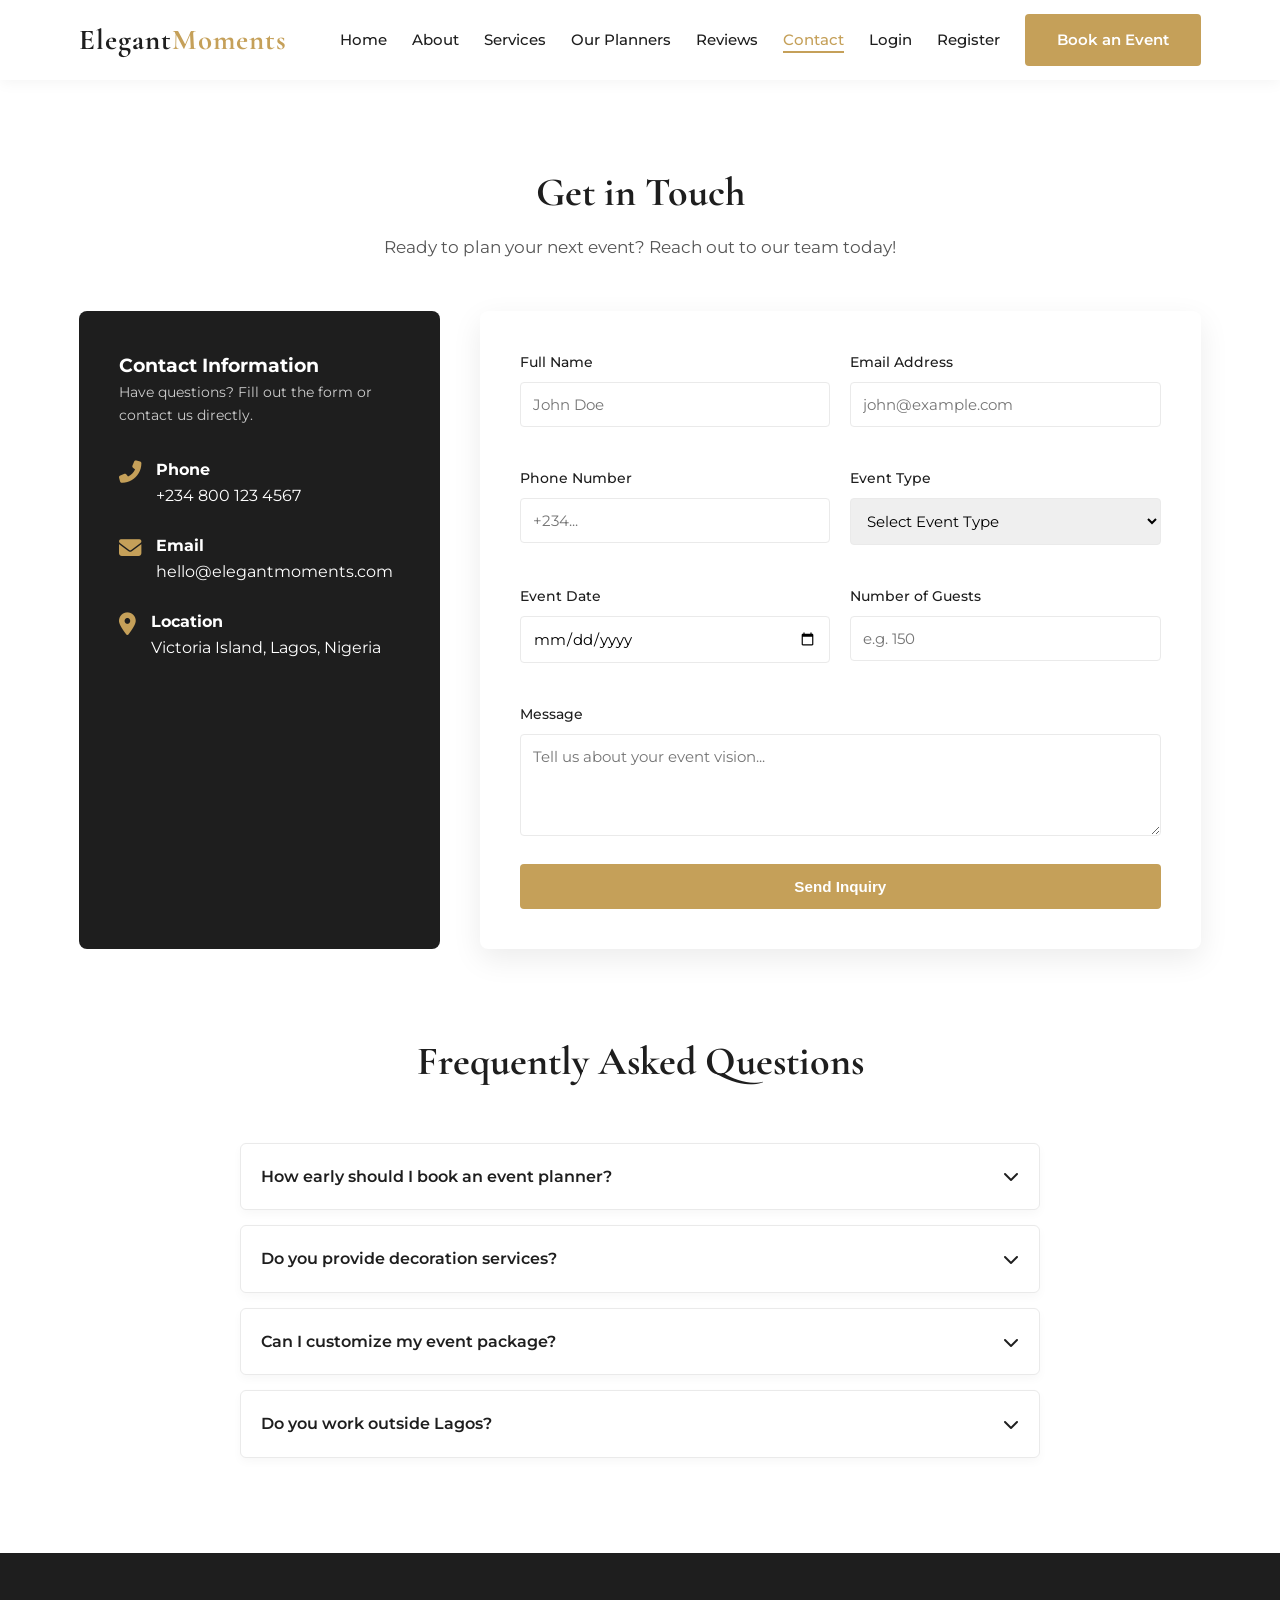
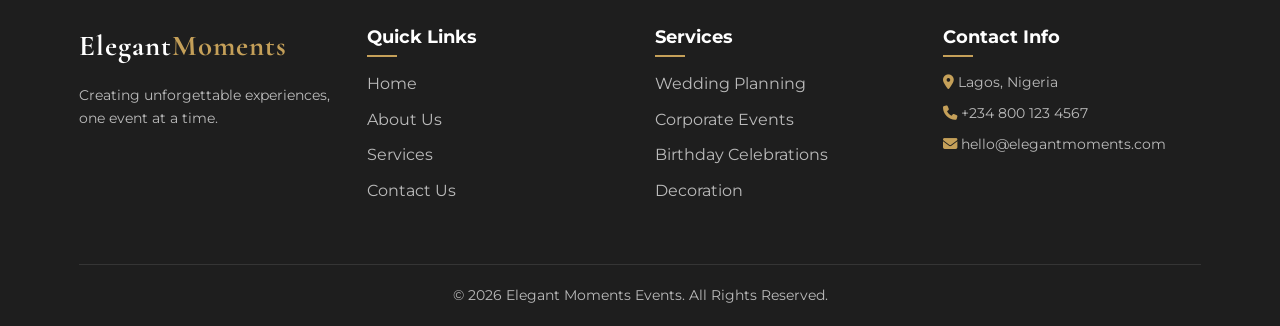
<file: contact.html>
<!DOCTYPE html>
<html lang="en">
<head>
  <meta charset="UTF-8">
  <meta name="viewport" content="width=device-width, initial-scale=1.0">
  <title>Elegant Moments Events | Contact</title>
  <link rel="stylesheet" href="https://cdnjs.cloudflare.com/ajax/libs/font-awesome/6.4.0/css/all.min.css">
  <link href="https://fonts.googleapis.com/css2?family=Cormorant+Garamond:wght@600;700&family=Montserrat:wght@300;400;500;600;700&display=swap" rel="stylesheet">
  <link rel="stylesheet" href="css/style.css">
  <link rel="stylesheet" href="css/responsive.css">
  <link rel="stylesheet" href="css/animations.css">
</head>
<body>

  <div id="toast" class="toast">Action completed successfully!</div>

  <!-- Shared Navbar -->
  <nav class="navbar">
    <div class="container nav-container">
      <a href="index.html" class="logo">Elegant<span>Moments</span></a>
      <div class="hamburger" onclick="toggleMobileMenu()"><i class="fas fa-bars"></i></div>
      <ul class="nav-menu" id="nav-menu">
        <li><a href="index.html" class="nav-link">Home</a></li>
        <li><a href="about.html" class="nav-link">About</a></li>
        <li><a href="services.html" class="nav-link">Services</a></li>
        <li><a href="planners.html" class="nav-link active-link">Our Planners</a></li>
        <li><a href="reviews.html" class="nav-link">Reviews</a></li>
        <li><a href="contact.html" class="nav-link active-link">Contact</a></li>
        <li><a href="login.html" class="nav-link">Login</a></li>
        <li><a href="register.html" class="nav-link">Register</a></li>
        <li><a href="contact.html" class="btn btn-primary">Book an Event</a></li>
      </ul>
    </div>
  </nav>

  <!-- Contact Form & Details Section -->
  <section class="section-padding">
    <div class="container">
      <div class="section-header">
        <h2>Get in Touch</h2>
        <p>Ready to plan your next event? Reach out to our team today!</p>
      </div>

      <div class="contact-wrapper">
        <div class="contact-info-panel">
          <h3>Contact Information</h3>
          <p style="margin-bottom: 30px; font-size: 0.9rem; color: #ccc;">Have questions? Fill out the form or contact us directly.</p>
          <div class="info-item">
            <i class="fas fa-phone-alt"></i>
            <div>
              <h4>Phone</h4>
              <p>+234 800 123 4567</p>
            </div>
          </div>
          <div class="info-item">
            <i class="fas fa-envelope"></i>
            <div>
              <h4>Email</h4>
              <p>hello@elegantmoments.com</p>
            </div>
          </div>
          <div class="info-item">
            <i class="fas fa-map-marker-alt"></i>
            <div>
              <h4>Location</h4>
              <p>Victoria Island, Lagos, Nigeria</p>
            </div>
          </div>
        </div>

        <div class="form-container">
          <form id="contactForm" onsubmit="handleContactSubmit(event)">
            <div class="form-grid">
              <div class="form-group">
                <label for="c-name">Full Name</label>
                <input type="text" id="c-name" class="form-control" placeholder="John Doe" required>
              </div>
              <div class="form-group">
                <label for="c-email">Email Address</label>
                <input type="email" id="c-email" class="form-control" placeholder="john@example.com" required>
              </div>
              <div class="form-group">
                <label for="c-phone">Phone Number</label>
                <input type="tel" id="c-phone" class="form-control" placeholder="+234..." required>
              </div>
              <div class="form-group">
                <label for="c-type">Event Type</label>
                <select id="c-type" class="form-control" required>
                  <option value="">Select Event Type</option>
                  <option value="wedding">Wedding</option>
                  <option value="birthday">Birthday Party</option>
                  <option value="corporate">Corporate Event</option>
                  <option value="conference">Conference</option>
                  <option value="other">Other</option>
                </select>
              </div>
              <div class="form-group">
                <label for="c-date">Event Date</label>
                <input type="date" id="c-date" class="form-control" required>
              </div>
              <div class="form-group">
                <label for="c-guests">Number of Guests</label>
                <input type="number" id="c-guests" class="form-control" placeholder="e.g. 150" required>
              </div>
              <div class="form-group full-width">
                <label for="c-msg">Message</label>
                <textarea id="c-msg" class="form-control" rows="4" placeholder="Tell us about your event vision..." required></textarea>
              </div>
            </div>
            <button type="submit" class="btn btn-primary" style="width: 100%;">Send Inquiry</button>
          </form>
        </div>
      </div>

      <!-- Frequently Asked Questions -->
      <div class="section-padding" style="padding-bottom: 0;">
        <div class="section-header">
          <h2>Frequently Asked Questions</h2>
        </div>
        <div class="faq-container">
          <div class="faq-item" onclick="toggleFaq(this)">
            <div class="faq-question">
              <span>How early should I book an event planner?</span>
              <i class="fas fa-chevron-down"></i>
            </div>
            <div class="faq-answer">
              We recommend booking at least 3 to 6 months in advance for large events like weddings, and 1 to 2 months for birthdays and smaller gatherings.
            </div>
          </div>
          <div class="faq-item" onclick="toggleFaq(this)">
            <div class="faq-question">
              <span>Do you provide decoration services?</span>
              <i class="fas fa-chevron-down"></i>
            </div>
            <div class="faq-answer">
              Yes! We have an in-house floral and decoration styling team that can customize backdrops, centerpieces, and venue lighting.
            </div>
          </div>
          <div class="faq-item" onclick="toggleFaq(this)">
            <div class="faq-question">
              <span>Can I customize my event package?</span>
              <i class="fas fa-chevron-down"></i>
            </div>
            <div class="faq-answer">
              組織All our planning packages are tailored specifically to match your vision, budget, and specific requirements.
            </div>
          </div>
          <div class="faq-item" onclick="toggleFaq(this)">
            <div class="faq-question">
              <span>Do you work outside Lagos?</span>
              <i class="fas fa-chevron-down"></i>
            </div>
            <div class="faq-answer">
              Yes, we handle destination events and travel nationwide across Nigeria and internationally upon request.
            </div>
          </div>
        </div>
      </div>

    </div>
  </section>

  <!-- Shared Footer -->
  <footer>
    <div class="container">
      <div class="grid-4-col" style="margin-bottom: 50px;">
        <div class="footer-col">
          <a href="index.html" class="logo" style="color: #fff;">Elegant<span style="color:var(--primary-gold);">Moments</span></a>
          <p style="margin-top: 15px; font-size: 0.9rem;">Creating unforgettable experiences, one event at a time.</p>
        </div>
        <div class="footer-col">
          <h4>Quick Links</h4>
          <ul>
            <li><a href="index.html">Home</a></li>
            <li><a href="about.html">About Us</a></li>
            <li><a href="services.html">Services</a></li>
            <li><a href="contact.html">Contact Us</a></li>
          </ul>
        </div>
        <div class="footer-col">
          <h4>Services</h4>
          <ul>
            <li><a href="services.html">Wedding Planning</a></li>
            <li><a href="services.html">Corporate Events</a></li>
            <li><a href="services.html">Birthday Celebrations</a></li>
            <li><a href="services.html">Decoration</a></li>
          </ul>
        </div>
        <div class="footer-col">
          <h4>Contact Info</h4>
          <p style="font-size: 0.9rem; margin-bottom: 8px;"><i class="fas fa-map-marker-alt" style="color: var(--primary-gold);"></i> Lagos, Nigeria</p>
          <p style="font-size: 0.9rem; margin-bottom: 8px;"><i class="fas fa-phone" style="color: var(--primary-gold);"></i> +234 800 123 4567</p>
          <p style="font-size: 0.9rem;"><i class="fas fa-envelope" style="color: var(--primary-gold);"></i> hello@elegantmoments.com</p>
        </div>
      </div>
      <div class="copyright">
        &copy; 2026 Elegant Moments Events. All Rights Reserved.
      </div>
    </div>
  </footer>

  <script src="js/main.js"></script>
  <script src="js/navigation.js"></script>
  <script src="js/contact.js"></script>
</body>
</html>
</file>
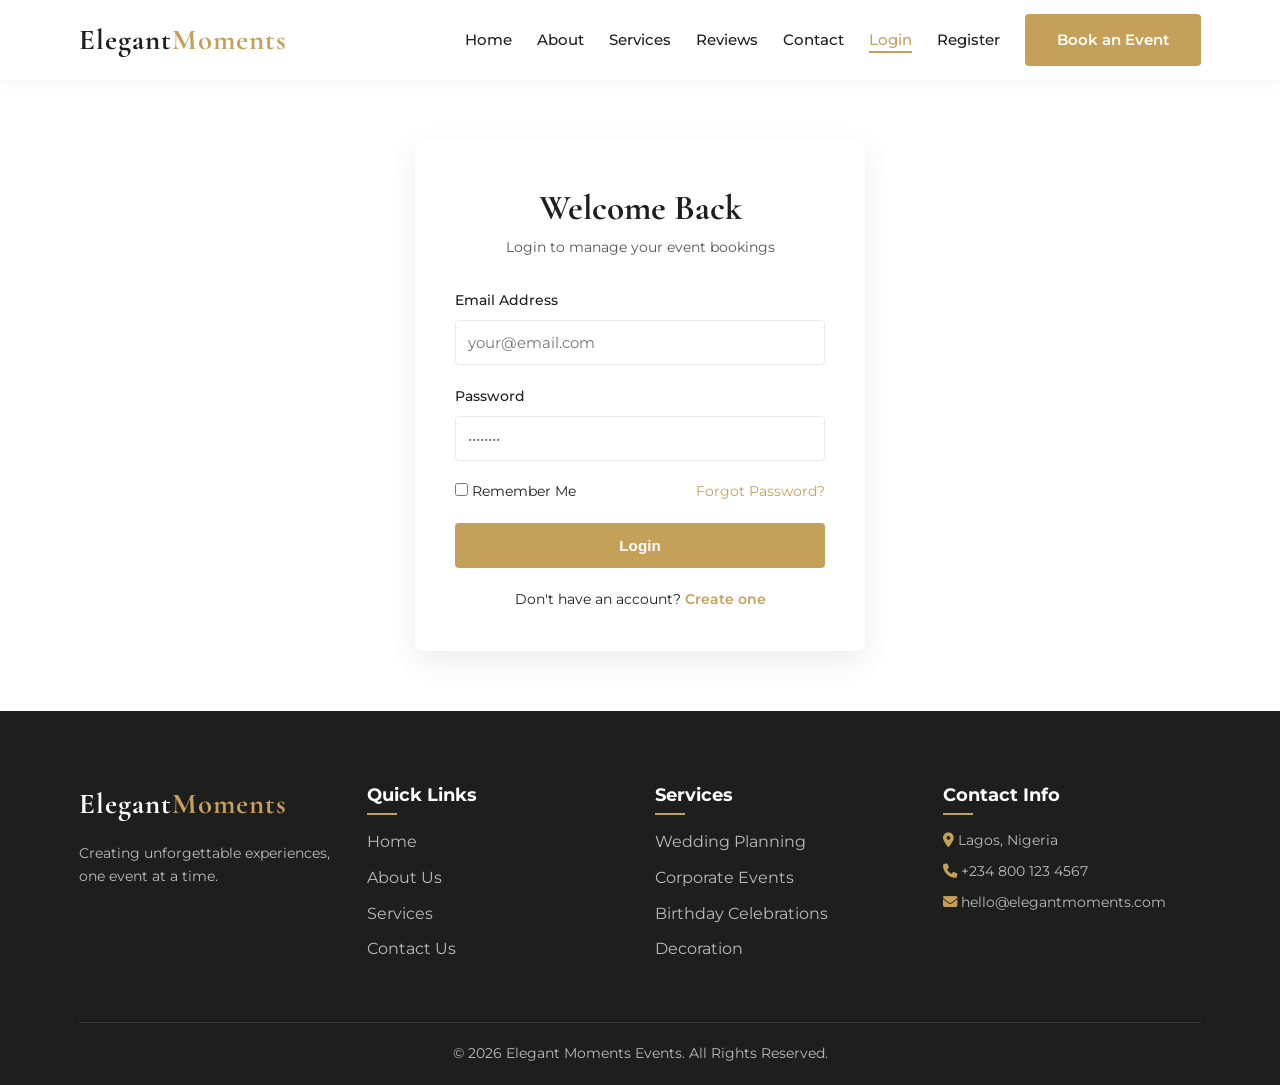
<file: login.html>
<!DOCTYPE html>
<html lang="en">
<head>
  <meta charset="UTF-8">
  <meta name="viewport" content="width=device-width, initial-scale=1.0">
  <title>Elegant Moments Events | Login</title>
  <link rel="stylesheet" href="https://cdnjs.cloudflare.com/ajax/libs/font-awesome/6.4.0/css/all.min.css">
  <link href="https://fonts.googleapis.com/css2?family=Cormorant+Garamond:wght@600;700&family=Montserrat:wght@300;400;500;600;700&display=swap" rel="stylesheet">
  <link rel="stylesheet" href="css/style.css">
  <link rel="stylesheet" href="css/responsive.css">
  <link rel="stylesheet" href="css/animations.css">
</head>
<body>

  <div id="toast" class="toast">Action completed successfully!</div>

  <!-- Shared Navbar -->
  <nav class="navbar">
    <div class="container nav-container">
      <a href="index.html" class="logo">Elegant<span>Moments</span></a>
      <div class="hamburger" onclick="toggleMobileMenu()"><i class="fas fa-bars"></i></div>
      <ul class="nav-menu" id="nav-menu">
        <li><a href="index.html" class="nav-link">Home</a></li>
        <li><a href="about.html" class="nav-link">About</a></li>
        <li><a href="services.html" class="nav-link">Services</a></li>
        <li><a href="reviews.html" class="nav-link">Reviews</a></li>
        <li><a href="contact.html" class="nav-link">Contact</a></li>
        <li><a href="login.html" class="nav-link active-link">Login</a></li>
        <li><a href="register.html" class="nav-link">Register</a></li>
        <li><a href="contact.html" class="btn btn-primary">Book an Event</a></li>
      </ul>
    </div>
  </nav>

  <!-- Login Authorization Card -->
  <div class="container">
    <div class="auth-container">
      <div class="auth-header">
        <h2>Welcome Back</h2>
        <p style="color: var(--text-gray); font-size: 0.9rem;">Login to manage your event bookings</p>
      </div>
      <form id="loginForm" onsubmit="handleLoginSubmit(event)">
        <div class="form-group">
          <label for="l-email">Email Address</label>
          <input type="email" id="l-email" class="form-control" placeholder="your@email.com" required>
        </div>
        <div class="form-group">
          <label for="l-pass">Password</label>
          <input type="password" id="l-pass" class="form-control" placeholder="••••••••" required>
        </div>
        <div class="auth-options">
          <label><input type="checkbox"> Remember Me</label>
          <a href="#" style="color: var(--primary-gold);" onclick="showToast('Password reset link sent to your email!')">Forgot Password?</a>
        </div>
        <button type="submit" class="btn btn-primary" style="width: 100%;">Login</button>
      </form>
      <div class="auth-footer-text">
        Don't have an account? <a href="register.html">Create one</a>
      </div>
    </div>
  </div>

  <!-- Shared Footer -->
  <footer>
    <div class="container">
      <div class="grid-4-col" style="margin-bottom: 50px;">
        <div class="footer-col">
          <a href="index.html" class="logo" style="color: #fff;">Elegant<span style="color:var(--primary-gold);">Moments</span></a>
          <p style="margin-top: 15px; font-size: 0.9rem;">Creating unforgettable experiences, one event at a time.</p>
        </div>
        <div class="footer-col">
          <h4>Quick Links</h4>
          <ul>
            <li><a href="index.html">Home</a></li>
            <li><a href="about.html">About Us</a></li>
            <li><a href="services.html">Services</a></li>
            <li><a href="contact.html">Contact Us</a></li>
          </ul>
        </div>
        <div class="footer-col">
          <h4>Services</h4>
          <ul>
            <li><a href="services.html">Wedding Planning</a></li>
            <li><a href="services.html">Corporate Events</a></li>
            <li><a href="services.html">Birthday Celebrations</a></li>
            <li><a href="services.html">Decoration</a></li>
          </ul>
        </div>
        <div class="footer-col">
          <h4>Contact Info</h4>
          <p style="font-size: 0.9rem; margin-bottom: 8px;"><i class="fas fa-map-marker-alt" style="color: var(--primary-gold);"></i> Lagos, Nigeria</p>
          <p style="font-size: 0.9rem; margin-bottom: 8px;"><i class="fas fa-phone" style="color: var(--primary-gold);"></i> +234 800 123 4567</p>
          <p style="font-size: 0.9rem;"><i class="fas fa-envelope" style="color: var(--primary-gold);"></i> hello@elegantmoments.com</p>
        </div>
      </div>
      <div class="copyright">
        &copy; 2026 Elegant Moments Events. All Rights Reserved.
      </div>
    </div>
  </footer>

  <script src="js/main.js"></script>
  <script src="js/navigation.js"></script>
  <script src="js/login.js"></script>
</body>
</html>
</file>
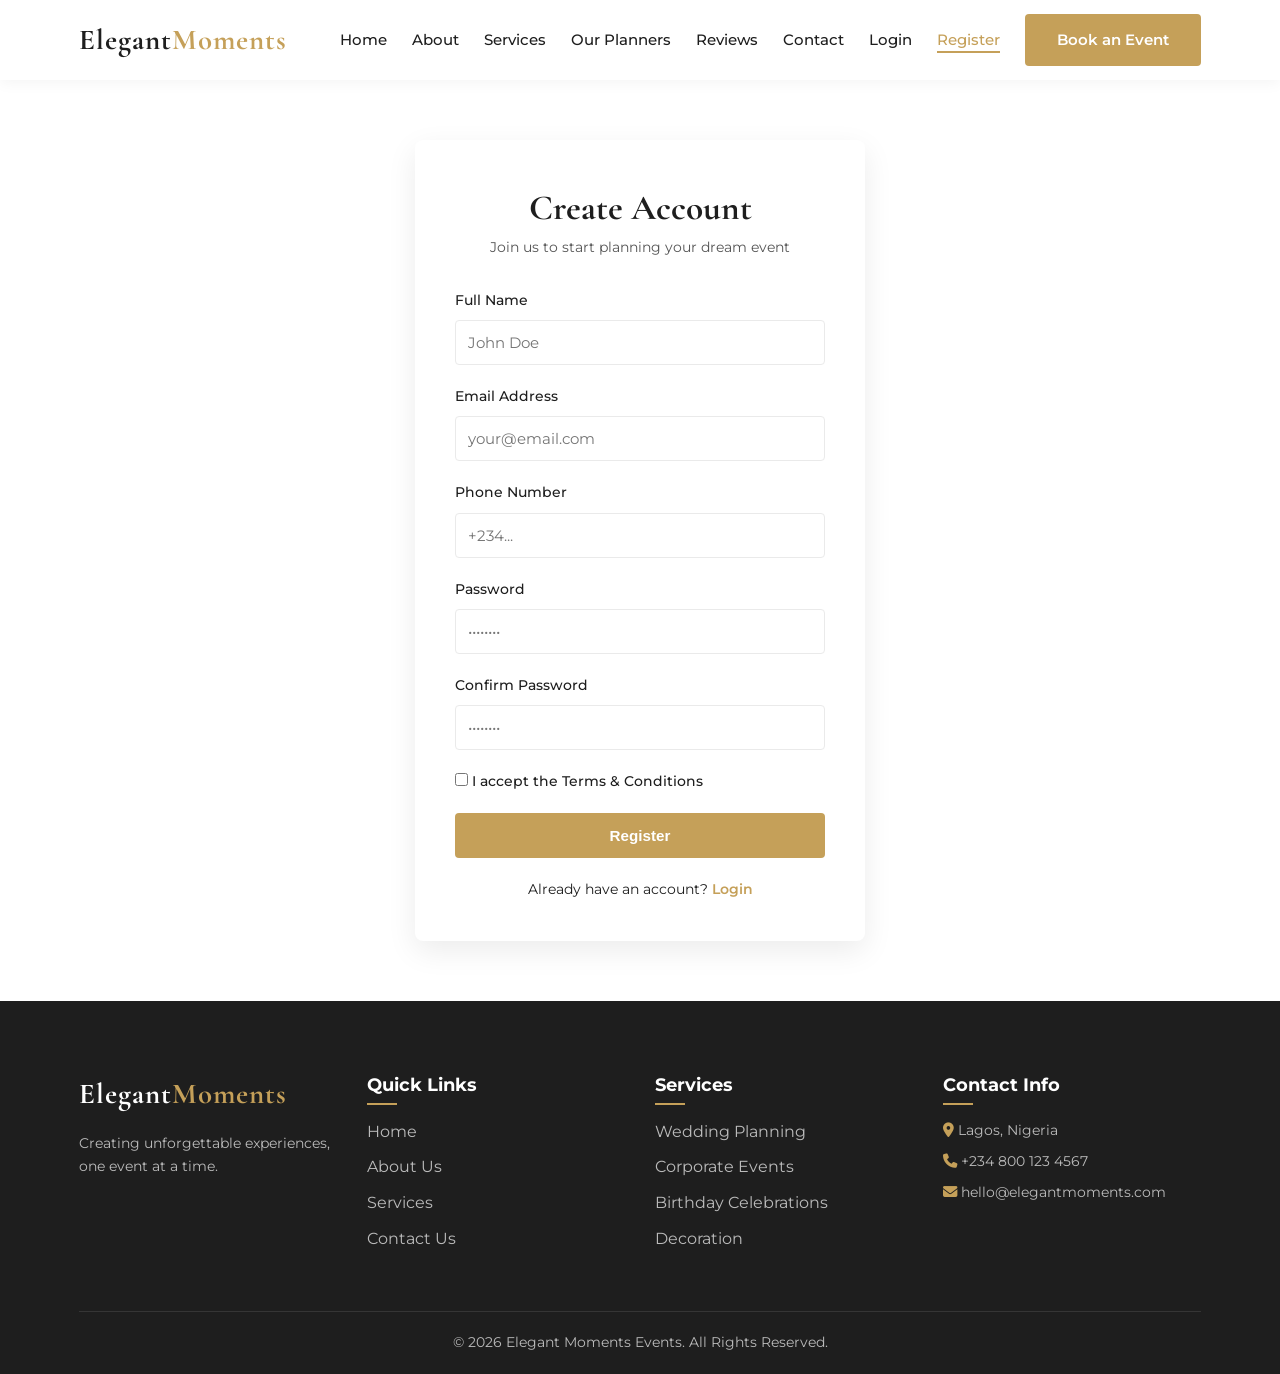
<file: register.html>
<!DOCTYPE html>
<html lang="en">
<head>
  <meta charset="UTF-8">
  <meta name="viewport" content="width=device-width, initial-scale=1.0">
  <title>Elegant Moments Events | Register</title>
  <link rel="stylesheet" href="https://cdnjs.cloudflare.com/ajax/libs/font-awesome/6.4.0/css/all.min.css">
  <link href="https://fonts.googleapis.com/css2?family=Cormorant+Garamond:wght@600;700&family=Montserrat:wght@300;400;500;600;700&display=swap" rel="stylesheet">
  <link rel="stylesheet" href="css/style.css">
  <link rel="stylesheet" href="css/responsive.css">
  <link rel="stylesheet" href="css/animations.css">
</head>
<body>

  <div id="toast" class="toast">Action completed successfully!</div>

  <!-- Shared Navbar -->
  <nav class="navbar">
    <div class="container nav-container">
      <a href="index.html" class="logo">Elegant<span>Moments</span></a>
      <div class="hamburger" onclick="toggleMobileMenu()"><i class="fas fa-bars"></i></div>
      <ul class="nav-menu" id="nav-menu">
        <li><a href="index.html" class="nav-link">Home</a></li>
        <li><a href="about.html" class="nav-link">About</a></li>
        <li><a href="services.html" class="nav-link">Services</a></li>
        <li><a href="planners.html" class="nav-link active-link">Our Planners</a></li>
        <li><a href="reviews.html" class="nav-link">Reviews</a></li>
        <li><a href="contact.html" class="nav-link">Contact</a></li>
        <li><a href="login.html" class="nav-link">Login</a></li>
        <li><a href="register.html" class="nav-link active-link">Register</a></li>
        <li><a href="contact.html" class="btn btn-primary">Book an Event</a></li>
      </ul>
    </div>
  </nav>

  <!-- User Registration Card -->
  <div class="container">
    <div class="auth-container">
      <div class="auth-header">
        <h2>Create Account</h2>
        <p style="color: var(--text-gray); font-size: 0.9rem;">Join us to start planning your dream event</p>
      </div>
      <form id="registerForm" onsubmit="handleRegisterSubmit(event)">
        <div class="form-group">
          <label for="r-name">Full Name</label>
          <input type="text" id="r-name" class="form-control" placeholder="John Doe" required>
        </div>
        <div class="form-group">
          <label for="r-email">Email Address</label>
          <input type="email" id="r-email" class="form-control" placeholder="your@email.com" required>
        </div>
        <div class="form-group">
          <label for="r-phone">Phone Number</label>
          <input type="tel" id="r-phone" class="form-control" placeholder="+234..." required>
        </div>
        <div class="form-group">
          <label for="r-pass">Password</label>
          <input type="password" id="r-pass" class="form-control" placeholder="••••••••" minlength="6" required>
        </div>
        <div class="form-group">
          <label for="r-cpass">Confirm Password</label>
          <input type="password" id="r-cpass" class="form-control" placeholder="••••••••" required>
        </div>
        <div class="form-group">
          <label><input type="checkbox" id="r-terms" required> I accept the Terms & Conditions</label>
        </div>
        <button type="submit" class="btn btn-primary" style="width: 100%;">Register</button>
      </form>
      <div class="auth-footer-text">
        Already have an account? <a href="login.html">Login</a>
      </div>
    </div>
  </div>

  <!-- Shared Footer -->
  <footer>
    <div class="container">
      <div class="grid-4-col" style="margin-bottom: 50px;">
        <div class="footer-col">
          <a href="index.html" class="logo" style="color: #fff;">Elegant<span style="color:var(--primary-gold);">Moments</span></a>
          <p style="margin-top: 15px; font-size: 0.9rem;">Creating unforgettable experiences, one event at a time.</p>
        </div>
        <div class="footer-col">
          <h4>Quick Links</h4>
          <ul>
            <li><a href="index.html">Home</a></li>
            <li><a href="about.html">About Us</a></li>
            <li><a href="services.html">Services</a></li>
            <li><a href="contact.html">Contact Us</a></li>
          </ul>
        </div>
        <div class="footer-col">
          <h4>Services</h4>
          <ul>
            <li><a href="services.html">Wedding Planning</a></li>
            <li><a href="services.html">Corporate Events</a></li>
            <li><a href="services.html">Birthday Celebrations</a></li>
            <li><a href="services.html">Decoration</a></li>
          </ul>
        </div>
        <div class="footer-col">
          <h4>Contact Info</h4>
          <p style="font-size: 0.9rem; margin-bottom: 8px;"><i class="fas fa-map-marker-alt" style="color: var(--primary-gold);"></i> Lagos, Nigeria</p>
          <p style="font-size: 0.9rem; margin-bottom: 8px;"><i class="fas fa-phone" style="color: var(--primary-gold);"></i> +234 800 123 4567</p>
          <p style="font-size: 0.9rem;"><i class="fas fa-envelope" style="color: var(--primary-gold);"></i> hello@elegantmoments.com</p>
        </div>
      </div>
      <div class="copyright">
        &copy; 2026 Elegant Moments Events. All Rights Reserved.
      </div>
    </div>
  </footer>

  <script src="js/main.js"></script>
  <script src="js/navigation.js"></script>
  <script src="js/register.js"></script>
</body>
</html>
</file>
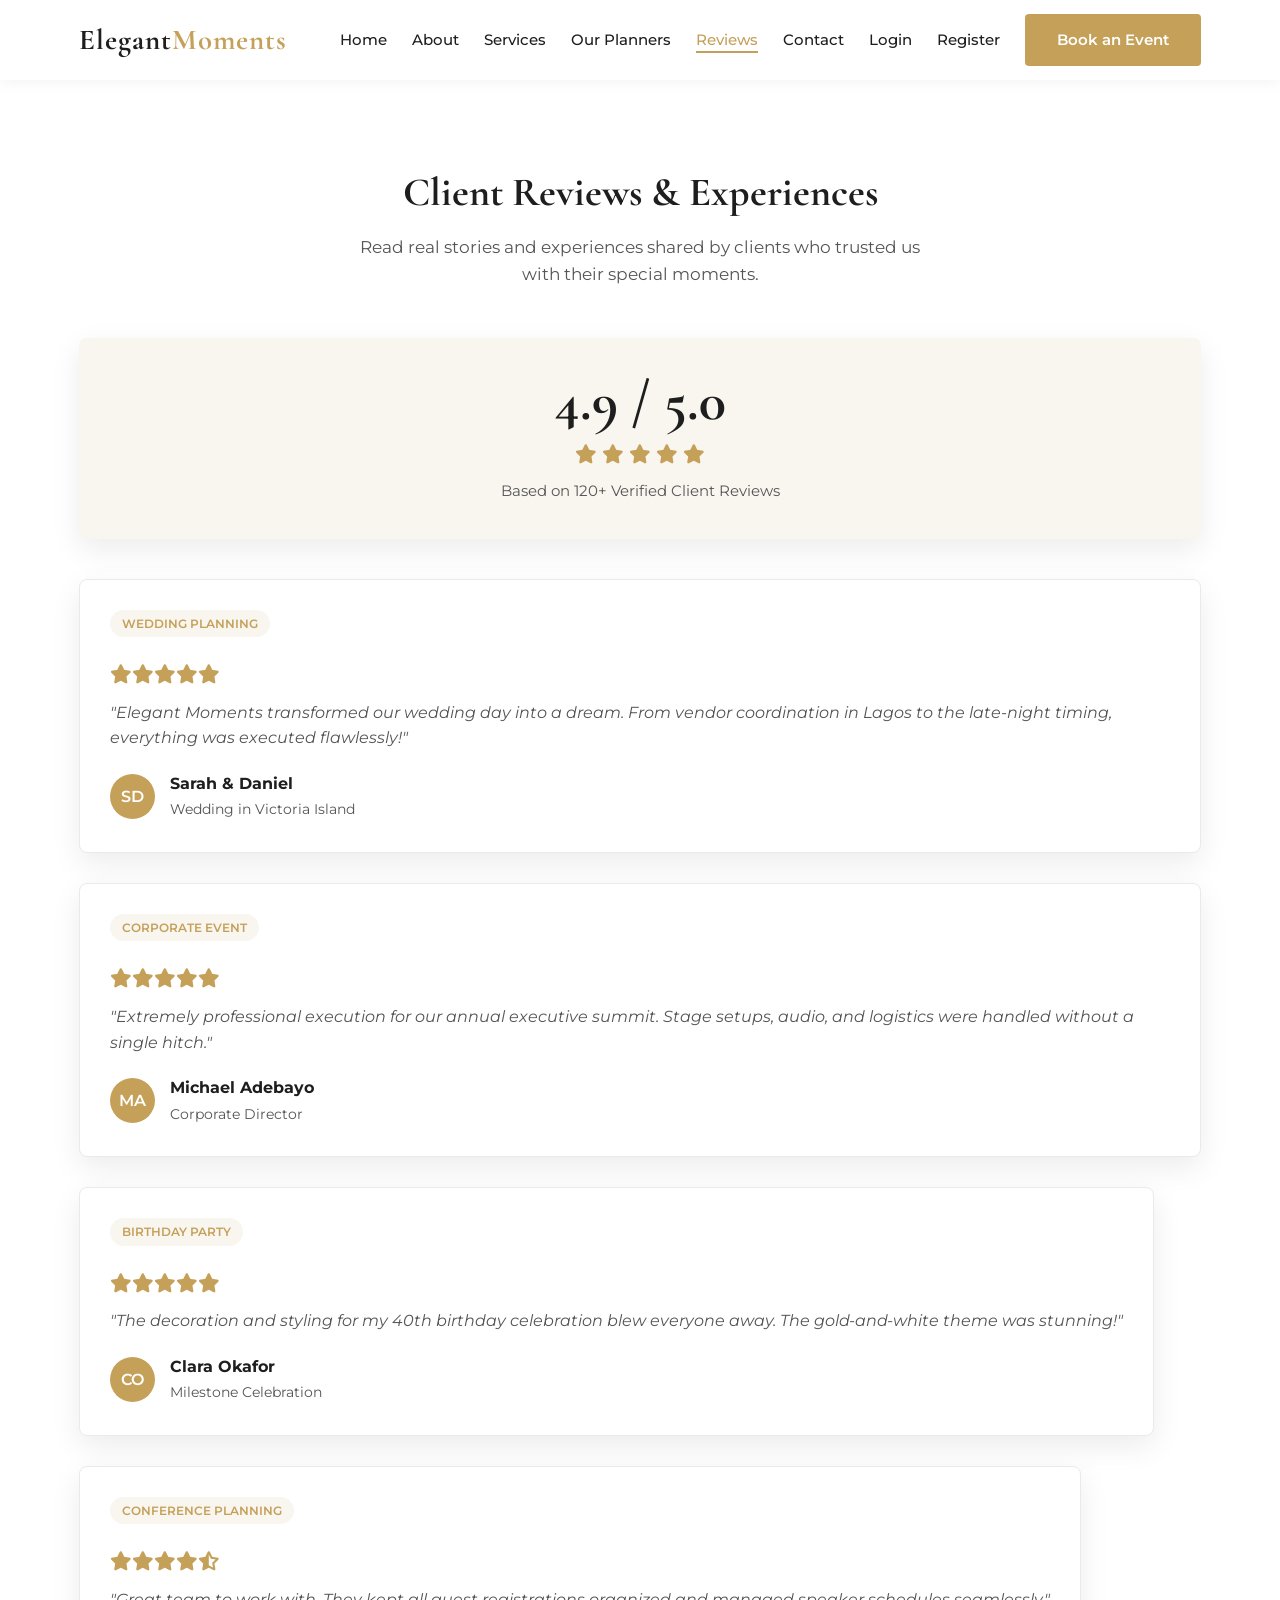
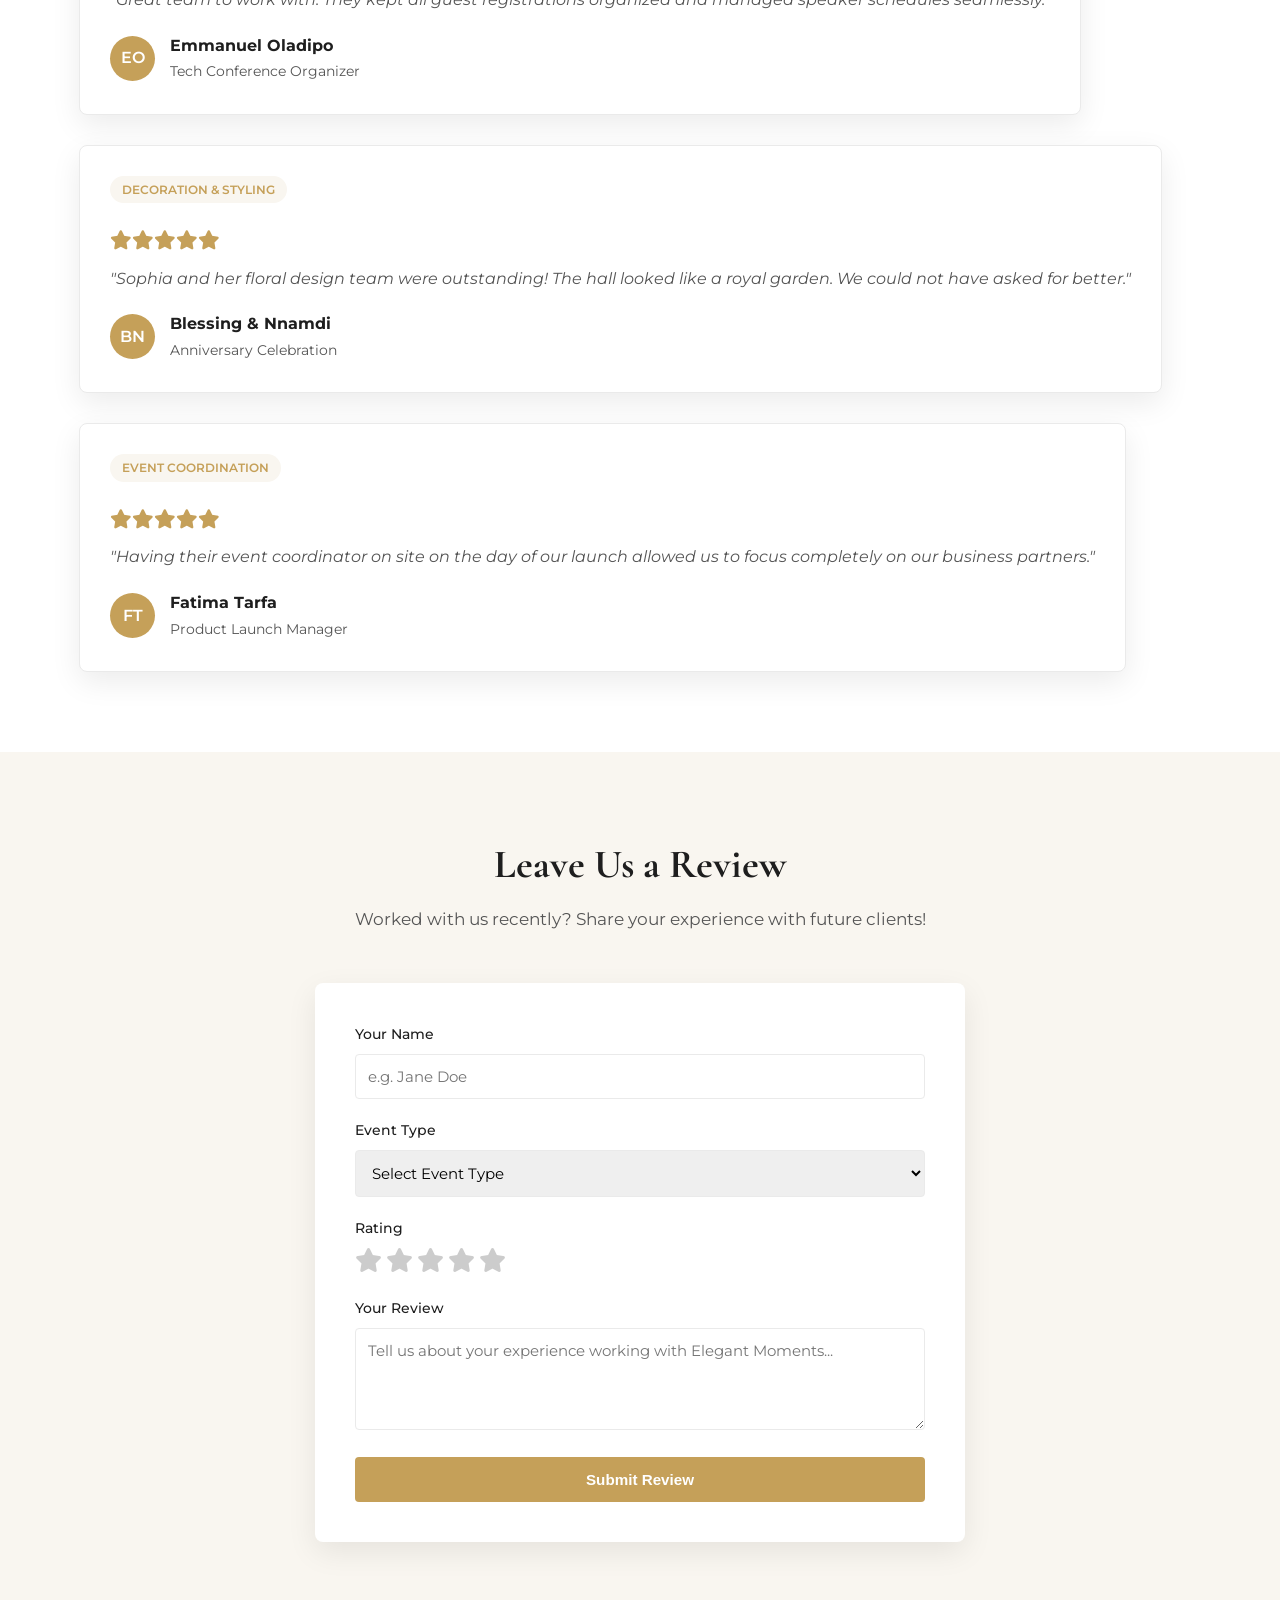
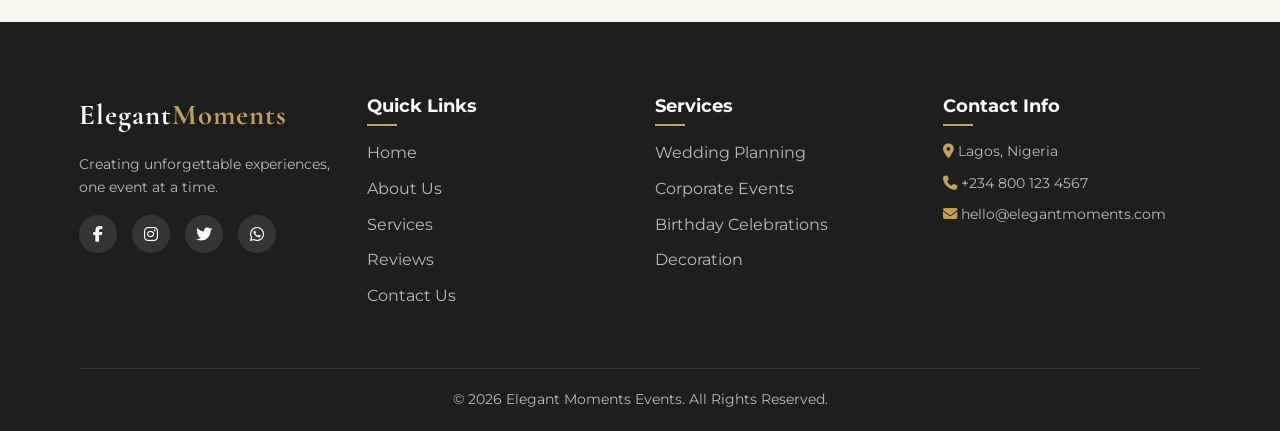
<file: reviews.html>
<!DOCTYPE html>
<html lang="en">
<head>
  <meta charset="UTF-8">
  <meta name="viewport" content="width=device-width, initial-scale=1.0">
  <title>Elegant Moments Events | Client Reviews</title>
  <link rel="stylesheet" href="https://cdnjs.cloudflare.com/ajax/libs/font-awesome/6.4.0/css/all.min.css">
  <link href="https://fonts.googleapis.com/css2?family=Cormorant+Garamond:wght@600;700&family=Montserrat:wght@300;400;500;600;700&display=swap" rel="stylesheet">
  <link rel="stylesheet" href="css/style.css">
  <link rel="stylesheet" href="css/responsive.css">
  <link rel="stylesheet" href="css/animations.css">
</head>
<body>

  <!-- Toast Notification Container -->
  <div id="toast" class="toast">Action completed successfully!</div>

  <!-- Shared Navigation Bar -->
  <nav class="navbar">
    <div class="container nav-container">
      <a href="index.html" class="logo">Elegant<span>Moments</span></a>
      <div class="hamburger" onclick="toggleMobileMenu()"><i class="fas fa-bars"></i></div>
      <ul class="nav-menu" id="nav-menu">
        <li><a href="index.html" class="nav-link">Home</a></li>
        <li><a href="about.html" class="nav-link">About</a></li>
        <li><a href="services.html" class="nav-link">Services</a></li>
        <li><a href="planners.html" class="nav-link active-link">Our Planners</a></li>
        <li><a href="reviews.html" class="nav-link active-link">Reviews</a></li>
        <li><a href="contact.html" class="nav-link">Contact</a></li>
        <li><a href="login.html" class="nav-link">Login</a></li>
        <li><a href="register.html" class="nav-link">Register</a></li>
        <li><a href="contact.html" class="btn btn-primary">Book an Event</a></li>
      </ul>
    </div>
  </nav>

  <!-- Main Section Header -->
  <section class="section-padding">
    <div class="container">
      <div class="section-header">
        <h2>Client Reviews & Experiences</h2>
        <p>Read real stories and experiences shared by clients who trusted us with their special moments.</p>
      </div>

      <!-- Rating Overview Card -->
      <div class="rating-summary-card reveal">
        <div class="big-rating-number">4.9 / 5.0</div>
        <div class="star-rating-icons">
          <i class="fas fa-star"></i>
          <i class="fas fa-star"></i>
          <i class="fas fa-star"></i>
          <i class="fas fa-star"></i>
          <i class="fas fa-star"></i>
        </div>
        <p style="color: var(--text-gray); font-size: 0.95rem;">Based on 120+ Verified Client Reviews</p>
      </div>

      <!-- Reviews Wall Grid -->
      <div class="reviews-grid" id="reviewsContainer">
        
        <!-- Review 1 -->
        <div class="review-card-full reveal">
          <div>
            <span class="review-badge">Wedding Planning</span>
            <div class="star-rating-icons">
              <i class="fas fa-star"></i><i class="fas fa-star"></i><i class="fas fa-star"></i><i class="fas fa-star"></i><i class="fas fa-star"></i>
            </div>
            <p style="color: var(--text-gray); font-style: italic; margin-bottom: 20px;">
              "Elegant Moments transformed our wedding day into a dream. From vendor coordination in Lagos to the late-night timing, everything was executed flawlessly!"
            </p>
          </div>
          <div class="client-info">
            <div class="client-avatar">SD</div>
            <div class="client-details">
              <h4>Sarah & Daniel</h4>
              <span>Wedding in Victoria Island</span>
            </div>
          </div>
        </div>

        <!-- Review 2 -->
        <div class="review-card-full reveal">
          <div>
            <span class="review-badge">Corporate Event</span>
            <div class="star-rating-icons">
              <i class="fas fa-star"></i><i class="fas fa-star"></i><i class="fas fa-star"></i><i class="fas fa-star"></i><i class="fas fa-star"></i>
            </div>
            <p style="color: var(--text-gray); font-style: italic; margin-bottom: 20px;">
              "Extremely professional execution for our annual executive summit. Stage setups, audio, and logistics were handled without a single hitch."
            </p>
          </div>
          <div class="client-info">
            <div class="client-avatar">MA</div>
            <div class="client-details">
              <h4>Michael Adebayo</h4>
              <span>Corporate Director</span>
            </div>
          </div>
        </div>

        <!-- Review 3 -->
        <div class="review-card-full reveal">
          <div>
            <span class="review-badge">Birthday Party</span>
            <div class="star-rating-icons">
              <i class="fas fa-star"></i><i class="fas fa-star"></i><i class="fas fa-star"></i><i class="fas fa-star"></i><i class="fas fa-star"></i>
            </div>
            <p style="color: var(--text-gray); font-style: italic; margin-bottom: 20px;">
              "The decoration and styling for my 40th birthday celebration blew everyone away. The gold-and-white theme was stunning!"
            </p>
          </div>
          <div class="client-info">
            <div class="client-avatar">CO</div>
            <div class="client-details">
              <h4>Clara Okafor</h4>
              <span>Milestone Celebration</span>
            </div>
          </div>
        </div>

        <!-- Review 4 -->
        <div class="review-card-full reveal">
          <div>
            <span class="review-badge">Conference Planning</span>
            <div class="star-rating-icons">
              <i class="fas fa-star"></i><i class="fas fa-star"></i><i class="fas fa-star"></i><i class="fas fa-star"></i><i class="fas fa-star-half-alt"></i>
            </div>
            <p style="color: var(--text-gray); font-style: italic; margin-bottom: 20px;">
              "Great team to work with. They kept all guest registrations organized and managed speaker schedules seamlessly."
            </p>
          </div>
          <div class="client-info">
            <div class="client-avatar">EO</div>
            <div class="client-details">
              <h4>Emmanuel Oladipo</h4>
              <span>Tech Conference Organizer</span>
            </div>
          </div>
        </div>

        <!-- Review 5 -->
        <div class="review-card-full reveal">
          <div>
            <span class="review-badge">Decoration & Styling</span>
            <div class="star-rating-icons">
              <i class="fas fa-star"></i><i class="fas fa-star"></i><i class="fas fa-star"></i><i class="fas fa-star"></i><i class="fas fa-star"></i>
            </div>
            <p style="color: var(--text-gray); font-style: italic; margin-bottom: 20px;">
              "Sophia and her floral design team were outstanding! The hall looked like a royal garden. We could not have asked for better."
            </p>
          </div>
          <div class="client-info">
            <div class="client-avatar">BN</div>
            <div class="client-details">
              <h4>Blessing & Nnamdi</h4>
              <span>Anniversary Celebration</span>
            </div>
          </div>
        </div>

        <!-- Review 6 -->
        <div class="review-card-full reveal">
          <div>
            <span class="review-badge">Event Coordination</span>
            <div class="star-rating-icons">
              <i class="fas fa-star"></i><i class="fas fa-star"></i><i class="fas fa-star"></i><i class="fas fa-star"></i><i class="fas fa-star"></i>
            </div>
            <p style="color: var(--text-gray); font-style: italic; margin-bottom: 20px;">
              "Having their event coordinator on site on the day of our launch allowed us to focus completely on our business partners."
            </p>
          </div>
          <div class="client-info">
            <div class="client-avatar">FT</div>
            <div class="client-details">
              <h4>Fatima Tarfa</h4>
              <span>Product Launch Manager</span>
            </div>
          </div>
        </div>

      </div>
    </div>
  </section>

  <!-- Review Submission Section -->
  <section class="section-padding bg-beige reveal">
    <div class="container">
      <div class="section-header">
        <h2>Leave Us a Review</h2>
        <p>Worked with us recently? Share your experience with future clients!</p>
      </div>

      <div class="form-container" style="max-width: 650px; margin: 0 auto;">
        <form id="reviewForm" onsubmit="handleReviewSubmit(event)">
          <div class="form-group">
            <label for="rev-name">Your Name</label>
            <input type="text" id="rev-name" class="form-control" placeholder="e.g. Jane Doe" required>
          </div>

          <div class="form-group">
            <label for="rev-type">Event Type</label>
            <select id="rev-type" class="form-control" required>
              <option value="">Select Event Type</option>
              <option value="Wedding Planning">Wedding Planning</option>
              <option value="Birthday Party">Birthday Party</option>
              <option value="Corporate Event">Corporate Event</option>
              <option value="Conference Planning">Conference Planning</option>
              <option value="Decoration & Styling">Decoration & Styling</option>
              <option value="Event Coordination">Event Coordination</option>
            </select>
          </div>

          <div class="form-group">
            <label>Rating</label>
            <div class="interactive-stars" style="margin-top: 5px;">
              <i class="fas fa-star" onclick="setRating(1)"></i>
              <i class="fas fa-star" onclick="setRating(2)"></i>
              <i class="fas fa-star" onclick="setRating(3)"></i>
              <i class="fas fa-star" onclick="setRating(4)"></i>
              <i class="fas fa-star" onclick="setRating(5)"></i>
            </div>
          </div>

          <div class="form-group">
            <label for="rev-comment">Your Review</label>
            <textarea id="rev-comment" class="form-control" rows="4" placeholder="Tell us about your experience working with Elegant Moments..." required></textarea>
          </div>

          <button type="submit" class="btn btn-primary" style="width: 100%;">Submit Review</button>
        </form>
      </div>
    </div>
  </section>

  <!-- Shared Footer -->
  <footer>
    <div class="container">
      <div class="grid-4-col" style="margin-bottom: 50px;">
        <div class="footer-col">
          <a href="index.html" class="logo" style="color: #fff;">Elegant<span style="color:var(--primary-gold);">Moments</span></a>
          <p style="margin-top: 15px; font-size: 0.9rem;">Creating unforgettable experiences, one event at a time.</p>
          <div class="social-links">
            <a href="#"><i class="fab fa-facebook-f"></i></a>
            <a href="#"><i class="fab fa-instagram"></i></a>
            <a href="#"><i class="fab fa-twitter"></i></a>
            <a href="#"><i class="fab fa-whatsapp"></i></a>
          </div>
        </div>
        <div class="footer-col">
          <h4>Quick Links</h4>
          <ul>
            <li><a href="index.html">Home</a></li>
            <li><a href="about.html">About Us</a></li>
            <li><a href="services.html">Services</a></li>
            <li><a href="reviews.html">Reviews</a></li>
            <li><a href="contact.html">Contact Us</a></li>
          </ul>
        </div>
        <div class="footer-col">
          <h4>Services</h4>
          <ul>
            <li><a href="services.html">Wedding Planning</a></li>
            <li><a href="services.html">Corporate Events</a></li>
            <li><a href="services.html">Birthday Celebrations</a></li>
            <li><a href="services.html">Decoration</a></li>
          </ul>
        </div>
        <div class="footer-col">
          <h4>Contact Info</h4>
          <p style="font-size: 0.9rem; margin-bottom: 8px;"><i class="fas fa-map-marker-alt" style="color: var(--primary-gold);"></i> Lagos, Nigeria</p>
          <p style="font-size: 0.9rem; margin-bottom: 8px;"><i class="fas fa-phone" style="color: var(--primary-gold);"></i> +234 800 123 4567</p>
          <p style="font-size: 0.9rem;"><i class="fas fa-envelope" style="color: var(--primary-gold);"></i> hello@elegantmoments.com</p>
        </div>
      </div>
      <div class="copyright">
        &copy; 2026 Elegant Moments Events. All Rights Reserved.
      </div>
    </div>
  </footer>

  <script src="js/main.js"></script>
  <script src="js/navigation.js"></script>
  <script src="js/reviews.js"></script>
</body>
</html>
</file>
<file: css/style.css>
/* ==========================================
   GLOBAL DESIGN SYSTEM & REUSABLE CLASSES
   ========================================== */
:root {
  --primary-gold: #C5A059;
  --gold-hover: #B08C45;
  --dark-charcoal: #1E1E1E;
  --soft-beige: #F9F6F0;
  --pure-white: #FFFFFF;
  --text-gray: #555555;
  --light-gray: #EAEAEA;
  --transition-smooth: all 0.3s ease-in-out;
  --box-shadow: 0 10px 30px rgba(0, 0, 0, 0.08);
  --font-heading: 'Cormorant Garamond', serif;
  --font-body: 'Montserrat', sans-serif;
}

* {
  margin: 0;
  padding: 0;
  box-sizing: border-box;
}

html {
  scroll-behavior: smooth;
}

body {
  font-family: var(--font-body);
  color: var(--dark-charcoal);
  background-color: var(--pure-white);
  line-height: 1.6;
  overflow-x: hidden;
}

a {
  text-decoration: none;
  color: inherit;
  transition: var(--transition-smooth);
}

ul {
  list-style: none;
}

img {
  max-width: 100%;
  height: auto;
  display: block;
}

/* Layout Utilities */
.container {
  width: 90%;
  max-width: 1200px;
  margin: 0 auto;
  padding: 0 15px;
}

.section-padding {
  padding: 80px 0;
}

.bg-beige {
  background-color: var(--soft-beige);
}

.section-header {
  text-align: center;
  margin-bottom: 50px;
}

.section-header h2 {
  font-family: var(--font-heading);
  font-size: 2.5rem;
  color: var(--dark-charcoal);
  margin-bottom: 10px;
}

.section-header p {
  color: var(--text-gray);
  font-size: 1.05rem;
  max-width: 600px;
  margin: 0 auto;
}

/* Reusable Buttons */
.btn {
  display: inline-block;
  padding: 12px 30px;
  border-radius: 4px;
  font-weight: 600;
  font-size: 0.95rem;
  cursor: pointer;
  transition: var(--transition-smooth);
  border: 2px solid transparent;
  text-align: center;
}

.btn-primary {
  background-color: var(--primary-gold);
  color: var(--pure-white);
}

.btn-primary:hover {
  background-color: var(--gold-hover);
  transform: translateY(-2px);
}

.btn-outline {
  background-color: transparent;
  color: var(--pure-white);
  border-color: var(--pure-white);
}

.btn-outline:hover {
  background-color: var(--pure-white);
  color: var(--dark-charcoal);
  transform: translateY(-2px);
}

.btn-dark {
  background-color: var(--dark-charcoal);
  color: var(--pure-white);
}

.btn-dark:hover {
  background-color: #333;
  transform: translateY(-2px);
}

/* Navigation Bar */
.navbar {
  position: sticky;
  top: 0;
  left: 0;
  width: 100%;
  background-color: var(--pure-white);
  box-shadow: 0 2px 15px rgba(0, 0, 0, 0.05);
  z-index: 1000;
}

.nav-container {
  display: flex;
  justify-content: space-between;
  align-items: center;
  height: 80px;
}

.logo {
  font-family: var(--font-heading);
  font-size: 1.8rem;
  font-weight: 700;
  color: var(--dark-charcoal);
  letter-spacing: 1px;
}

.logo span {
  color: var(--primary-gold);
}

.nav-menu {
  display: flex;
  align-items: center;
  gap: 25px;
}

.nav-link {
  font-weight: 500;
  font-size: 0.95rem;
  color: var(--dark-charcoal);
  position: relative;
}

.nav-link:hover,
.nav-link.active-link {
  color: var(--primary-gold);
}

.nav-link::after {
  content: '';
  position: absolute;
  width: 0%;
  height: 2px;
  bottom: -4px;
  left: 0;
  background-color: var(--primary-gold);
  transition: var(--transition-smooth);
}

.nav-link:hover::after,
.nav-link.active-link::after {
  width: 100%;
}

.hamburger {
  display: none;
  cursor: pointer;
  font-size: 1.5rem;
  color: var(--dark-charcoal);
}

/* Hero Section */
.hero {
  position: relative;
  height: 85vh;
  background: linear-gradient(rgba(0, 0, 0, 0.55), rgba(0, 0, 0, 0.55)),
              url('https://images.unsplash.com/photo-1519167758481-83f550bb49b3?auto=format&fit=crop&w=1600&q=80') center/cover no-repeat;
  display: flex;
  align-items: center;
  justify-content: center;
  text-align: center;
  color: var(--pure-white);
  padding: 0 20px;
}

.hero-content {
  max-width: 800px;
}

.hero h1 {
  font-family: var(--font-heading);
  font-size: 3.5rem;
  margin-bottom: 20px;
  line-height: 1.2;
}

.hero p {
  font-size: 1.2rem;
  margin-bottom: 30px;
  font-weight: 300;
}

.hero-buttons {
  display: flex;
  gap: 15px;
  justify-content: center;
}

/* Cards & Grid Components */
.grid-3-col {
  display: grid;
  grid-template-columns: repeat(3, 1fr);
  gap: 30px;
}

.grid-4-col {
  display: grid;
  grid-template-columns: repeat(4, 1fr);
  gap: 30px;
}

.service-card {
  background-color: var(--pure-white);
  padding: 35px;
  border-radius: 8px;
  box-shadow: var(--box-shadow);
  border: 1px solid var(--light-gray);
  text-align: center;
  transition: var(--transition-smooth);
}

.service-icon {
  font-size: 2.5rem;
  color: var(--primary-gold);
  margin-bottom: 20px;
}

.service-card h3 {
  font-size: 1.3rem;
  margin-bottom: 12px;
}

.service-card p {
  color: var(--text-gray);
  font-size: 0.95rem;
  margin-bottom: 20px;
}

.service-card .learn-more {
  color: var(--primary-gold);
  font-weight: 600;
  font-size: 0.9rem;
}

/* Why Choose Us Features */
.feature-item {
  text-align: center;
  padding: 20px;
}

.feature-icon {
  width: 70px;
  height: 70px;
  background-color: var(--pure-white);
  border-radius: 50%;
  display: flex;
  align-items: center;
  justify-content: center;
  margin: 0 auto 20px;
  font-size: 1.8rem;
  color: var(--primary-gold);
  box-shadow: var(--box-shadow);
}

/* Gallery Grid */
.gallery-grid {
  display: grid;
  grid-template-columns: repeat(3, 1fr);
  gap: 20px;
}

.gallery-item {
  position: relative;
  overflow: hidden;
  border-radius: 8px;
  height: 250px;
}

.gallery-item img {
  width: 100%;
  height: 100%;
  object-fit: cover;
  transition: transform 0.5s ease;
}

.gallery-overlay {
  position: absolute;
  inset: 0;
  background: rgba(0, 0, 0, 0.4);
  display: flex;
  align-items: center;
  justify-content: center;
  color: var(--pure-white);
  font-family: var(--font-heading);
  font-size: 1.5rem;
  opacity: 0;
  transition: var(--transition-smooth);
}

/* Statistics Counter Section */
.stats-section {
  background-color: var(--dark-charcoal);
  color: var(--pure-white);
}

.stat-number {
  font-size: 2.8rem;
  font-family: var(--font-heading);
  color: var(--primary-gold);
  font-weight: 700;
}

/* Testimonial Cards */
.testimonial-card {
  background-color: var(--pure-white);
  padding: 30px;
  border-radius: 8px;
  box-shadow: var(--box-shadow);
  border-left: 4px solid var(--primary-gold);
}

.testimonial-card p {
  font-style: italic;
  color: var(--text-gray);
  margin-bottom: 20px;
}

.client-info {
  display: flex;
  align-items: center;
  gap: 15px;
}

.client-avatar {
  width: 45px;
  height: 45px;
  background-color: var(--primary-gold);
  color: var(--pure-white);
  border-radius: 50%;
  display: flex;
  align-items: center;
  justify-content: center;
  font-weight: 600;
}

.client-details h4 {
  font-size: 1rem;
}

.client-details span {
  font-size: 0.85rem;
  color: var(--text-gray);
}

/* Call-To-Action Banner */
.cta-banner {
  text-align: center;
  background: linear-gradient(rgba(0,0,0,0.7), rgba(0,0,0,0.7)),
              url('https://images.unsplash.com/photo-1464366400600-7168b8af9bc3?auto=format&fit=crop&w=1600&q=80') center/cover;
  color: var(--pure-white);
  padding: 80px 20px;
  border-radius: 8px;
}

.cta-banner h2 {
  font-family: var(--font-heading);
  font-size: 2.5rem;
  margin-bottom: 15px;
}

/* Detailed Services Cards (Services Page) */
.detailed-service-card {
  display: grid;
  grid-template-columns: 1fr 1fr;
  gap: 40px;
  align-items: center;
  margin-bottom: 60px;
  background: var(--pure-white);
  padding: 30px;
  border-radius: 8px;
  box-shadow: var(--box-shadow);
}

.detailed-service-card:nth-child(even) {
  direction: rtl;
}

.detailed-service-card:nth-child(even) .service-details-content {
  direction: ltr;
}

.detailed-service-card img {
  border-radius: 8px;
  width: 100%;
  height: 320px;
  object-fit: cover;
}

.service-details-content h3 {
  font-family: var(--font-heading);
  font-size: 2rem;
  margin-bottom: 15px;
}

.benefits-list {
  margin: 20px 0;
}

.benefits-list li {
  margin-bottom: 8px;
  color: var(--text-gray);
  display: flex;
  align-items: center;
  gap: 10px;
}

.benefits-list li i {
  color: var(--primary-gold);
}

/* About Page Elements */
.about-hero {
  display: grid;
  grid-template-columns: 1fr 1fr;
  gap: 40px;
  align-items: center;
}

.about-text h2 {
  font-family: var(--font-heading);
  font-size: 2.5rem;
  margin-bottom: 20px;
}

.about-text p {
  margin-bottom: 15px;
  color: var(--text-gray);
}

.mvv-card {
  background: var(--pure-white);
  padding: 25px;
  border-radius: 6px;
  border-top: 3px solid var(--primary-gold);
  box-shadow: var(--box-shadow);
}

.team-card {
  background-color: var(--pure-white);
  border-radius: 8px;
  overflow: hidden;
  box-shadow: var(--box-shadow);
  text-align: center;
  transition: var(--transition-smooth);
}

.team-card img {
  width: 100%;
  height: 280px;
  object-fit: cover;
}

.team-info {
  padding: 20px;
}

.team-info h3 {
  font-size: 1.2rem;
}

.team-info p {
  color: var(--primary-gold);
  font-size: 0.9rem;
  font-weight: 500;
}

/* Contact Page Layout & Accordion */
.contact-wrapper {
  display: grid;
  grid-template-columns: 1fr 2fr;
  gap: 40px;
}

.contact-info-panel {
  background-color: var(--dark-charcoal);
  color: var(--pure-white);
  padding: 40px;
  border-radius: 8px;
}

.info-item {
  display: flex;
  align-items: flex-start;
  gap: 15px;
  margin-bottom: 25px;
}

.info-item i {
  font-size: 1.4rem;
  color: var(--primary-gold);
  margin-top: 4px;
}

.form-container {
  background: var(--pure-white);
  padding: 40px;
  border-radius: 8px;
  box-shadow: var(--box-shadow);
}

.form-grid {
  display: grid;
  grid-template-columns: 1fr 1fr;
  gap: 20px;
}

.form-group {
  margin-bottom: 20px;
}

.form-group.full-width {
  grid-column: span 2;
}

.form-group label {
  display: block;
  margin-bottom: 8px;
  font-weight: 500;
  font-size: 0.9rem;
}

.form-control {
  width: 100%;
  padding: 12px;
  border: 1px solid var(--light-gray);
  border-radius: 4px;
  font-family: inherit;
  font-size: 0.95rem;
}

.form-control:focus {
  outline: none;
  border-color: var(--primary-gold);
}

/* Accordion */
.faq-container {
  max-width: 800px;
  margin: 0 auto;
}

.faq-item {
  background: var(--pure-white);
  margin-bottom: 15px;
  border-radius: 6px;
  box-shadow: 0 4px 10px rgba(0,0,0,0.03);
  border: 1px solid var(--light-gray);
  overflow: hidden;
}

.faq-question {
  padding: 20px;
  font-weight: 600;
  cursor: pointer;
  display: flex;
  justify-content: space-between;
  align-items: center;
}

.faq-answer {
  padding: 0 20px 20px;
  color: var(--text-gray);
  display: none;
}

.faq-item.active .faq-answer {
  display: block;
}

.faq-item.active .faq-question i {
  transform: rotate(180deg);
  color: var(--primary-gold);
}

/* Authentication Containers (Login/Register) */
.auth-container {
  max-width: 450px;
  margin: 60px auto;
  background: var(--pure-white);
  padding: 40px;
  border-radius: 8px;
  box-shadow: var(--box-shadow);
}

.auth-header {
  text-align: center;
  margin-bottom: 30px;
}

.auth-header h2 {
  font-family: var(--font-heading);
  font-size: 2.2rem;
}

.auth-options {
  display: flex;
  justify-content: space-between;
  align-items: center;
  margin-bottom: 20px;
  font-size: 0.85rem;
}

.auth-footer-text {
  text-align: center;
  margin-top: 20px;
  font-size: 0.9rem;
}

.auth-footer-text a {
  color: var(--primary-gold);
  font-weight: 600;
}

/* Toast Notification */
.toast {
  position: fixed;
  bottom: 20px;
  right: 20px;
  background-color: #2e7d32;
  color: white;
  padding: 15px 25px;
  border-radius: 4px;
  box-shadow: 0 5px 15px rgba(0,0,0,0.2);
  display: none;
  z-index: 2000;
}

/* Global Footer */
footer {
  background-color: var(--dark-charcoal);
  color: #bbbbbb;
  padding-top: 70px;
}

.footer-col h4 {
  color: var(--pure-white);
  font-size: 1.1rem;
  margin-bottom: 20px;
  position: relative;
}

.footer-col h4::after {
  content: '';
  position: absolute;
  left: 0;
  bottom: -6px;
  width: 30px;
  height: 2px;
  background-color: var(--primary-gold);
}

.footer-col ul li {
  margin-bottom: 10px;
}

.footer-col ul li a:hover {
  color: var(--primary-gold);
  padding-left: 5px;
}

.social-links {
  display: flex;
  gap: 15px;
  margin-top: 15px;
}

.social-links a {
  width: 38px;
  height: 38px;
  background: rgba(255, 255, 255, 0.1);
  color: var(--pure-white);
  border-radius: 50%;
  display: flex;
  align-items: center;
  justify-content: center;
}

.social-links a:hover {
  background: var(--primary-gold);
}

.copyright {
  border-top: 1px solid rgba(255, 255, 255, 0.1);
  text-align: center;
  padding: 20px 0;
  font-size: 0.85rem;
}

/* ==========================================
   REVIEWS & RATINGS PAGE STYLES
   ========================================== */
.rating-summary-card {
  background: var(--soft-beige);
  padding: 35px;
  border-radius: 8px;
  text-align: center;
  margin-bottom: 40px;
  box-shadow: var(--box-shadow);
}

.big-rating-number {
  font-size: 3.5rem;
  font-family: var(--font-heading);
  font-weight: 700;
  color: var(--dark-charcoal);
  line-height: 1;
}

.star-rating-icons {
  color: var(--primary-gold);
  font-size: 1.2rem;
  margin: 10px 0;
}

.reviews-grid {
  /* display: grid;
  grid-template-columns: repeat(3, 1fr); */
  display: flex;
  flex-wrap: wrap;
  gap: 30px;
}

.review-card-full {
  background-color: var(--pure-white);
  padding: 30px;
  border-radius: 8px;
  box-shadow: var(--box-shadow);
  border: 1px solid var(--light-gray);
  display: flex;
  flex-direction: column;
  justify-content: space-between;
  transition: var(--transition-smooth);
}

.review-card-full:hover {
  transform: translateY(-5px);
}

.review-badge {
  display: inline-block;
  background-color: var(--soft-beige);
  color: var(--primary-gold);
  padding: 4px 12px;
  border-radius: 20px;
  font-size: 0.75rem;
  font-weight: 600;
  text-transform: uppercase;
  margin-bottom: 12px;
}

.interactive-stars i {
  font-size: 1.5rem;
  color: #ccc;
  cursor: pointer;
  transition: color 0.2s;
}

.interactive-stars i.active,
.interactive-stars i:hover {
  color: var(--primary-gold);
}




/* ==========================================
   EVENT PLANNERS DIRECTORY & ONBOARDING STYLES
   ========================================== */

/* Filter Buttons Bar */
.filter-bar {
  display: flex;
  justify-content: center;
  gap: 12px;
  flex-wrap: wrap;
  margin-bottom: 40px;
}

.filter-btn {
  background: var(--pure-white);
  border: 1px solid var(--light-gray);
  padding: 8px 20px;
  border-radius: 25px;
  font-size: 0.88rem;
  font-weight: 500;
  cursor: pointer;
  transition: var(--transition-smooth);
}

.filter-btn.active,
.filter-btn:hover {
  background-color: var(--primary-gold);
  color: var(--pure-white);
  border-color: var(--primary-gold);
}

/* Planners Grid Layout */
.planners-grid {
  display: grid;
  grid-template-columns: repeat(3, 1fr);
  gap: 30px;
}

.planner-card {
  background: var(--pure-white);
  border-radius: 10px;
  overflow: hidden;
  box-shadow: var(--box-shadow);
  border: 1px solid var(--light-gray);
  transition: var(--transition-smooth);
  display: flex;
  flex-direction: column;
}

.planner-card:hover {
  transform: translateY(-8px);
}

.planner-header {
  position: relative;
  background-color: var(--soft-beige);
  padding: 30px 20px 20px;
  text-align: center;
}

.planner-avatar-wrap {
  width: 90px;
  height: 90px;
  margin: 0 auto 15px;
  border-radius: 50%;
  border: 3px solid var(--primary-gold);
  overflow: hidden;
  background-color: #e2e8f0;
  display: flex;
  align-items: center;
  justify-content: center;
  font-size: 2rem;
  font-weight: 700;
  color: var(--dark-charcoal);
  font-family: var(--font-heading);
}

.planner-avatar-wrap img {
  width: 100%;
  height: 100%;
  object-fit: cover;
}

.planner-specialty-badge {
  position: absolute;
  top: 15px;
  right: 15px;
  background-color: var(--primary-gold);
  color: var(--pure-white);
  font-size: 0.7rem;
  font-weight: 600;
  padding: 4px 10px;
  border-radius: 12px;
  text-transform: uppercase;
}

.planner-body {
  padding: 25px;
  display: flex;
  flex-direction: column;
  flex-grow: 1;
  justify-content: space-between;
}

.planner-name {
  font-size: 1.3rem;
  margin-bottom: 5px;
  color: var(--dark-charcoal);
}

.planner-title {
  color: var(--primary-gold);
  font-size: 0.85rem;
  font-weight: 600;
  margin-bottom: 15px;
  display: block;
}

.planner-bio {
  color: var(--text-gray);
  font-size: 0.9rem;
  line-height: 1.6;
  margin-bottom: 20px;
}

.planner-meta {
  display: flex;
  justify-content: space-between;
  align-items: center;
  padding-top: 15px;
  border-top: 1px solid var(--light-gray);
  font-size: 0.85rem;
  color: var(--text-gray);
}
</file>
<file: css/responsive.css>
/* ==========================================
   RESPONSIVE DESIGN & MEDIA QUERIES
   ========================================== */

/* Tablet Optimization (Max-width: 992px) */
@media (max-width: 992px) {
  .grid-3-col {
    grid-template-columns: repeat(2, 1fr);
  }

  .grid-4-col {
    grid-template-columns: repeat(2, 1fr);
  }

  .gallery-grid {
    grid-template-columns: repeat(2, 1fr);
  }

  .about-hero,
  .detailed-service-card,
  .contact-wrapper {
    grid-template-columns: 1fr;
  }

  .detailed-service-card:nth-child(even) {
    direction: ltr;
  }
}

/* Mobile Devices Optimization (Max-width: 768px) */
@media (max-width: 768px) {
  .hero h1 {
    font-size: 2.3rem;
  }

  .grid-3-col,
  .grid-4-col,
  .gallery-grid {
    grid-template-columns: 1fr;
  }

  .hamburger {
    display: block;
  }

  .nav-menu {
    position: fixed;
    top: 80px;
    left: -100%;
    width: 100%;
    height: calc(100vh - 80px);
    background-color: var(--pure-white);
    flex-direction: column;
    justify-content: center;
    transition: 0.4s ease;
  }

  .nav-menu.active {
    left: 0;
  }

  .form-grid {
    grid-template-columns: 1fr;
  }

  .form-group.full-width {
    grid-column: span 1;
  }

  .hero-buttons {
    flex-direction: column;
  }


}

@media (max-width: 500px) {
  .planners-grid {
  display: grid;
  grid-template-columns: repeat(1, 1fr);

}
}
</file>
<file: css/animations.css>
/* ==========================================
   CSS ANIMATIONS & TRANSITION KEYFRAMES
   ========================================== */

/* Fade-In Up entrance animation */
@keyframes fadeInUp {
  from {
    opacity: 0;
    transform: translateY(30px);
  }
  to {
    opacity: 1;
    transform: translateY(0);
  }
}

.hero-content {
  animation: fadeInUp 1s ease-out;
}

/* Card Hover Elevation */
.service-card:hover,
.team-card:hover {
  transform: translateY(-8px);
  box-shadow: 0 15px 35px rgba(0, 0, 0, 0.12);
}

/* Gallery Hover Zoom Effect */
.gallery-item:hover img {
  transform: scale(1.08);
}

.gallery-item:hover .gallery-overlay {
  opacity: 1;
}

/* Scroll Reveal Helper Class */
.reveal {
  opacity: 0;
  transform: translateY(30px);
  transition: all 0.8s ease-out;
}

.reveal.visible {
  opacity: 1;
  transform: translateY(0);
}
</file>
